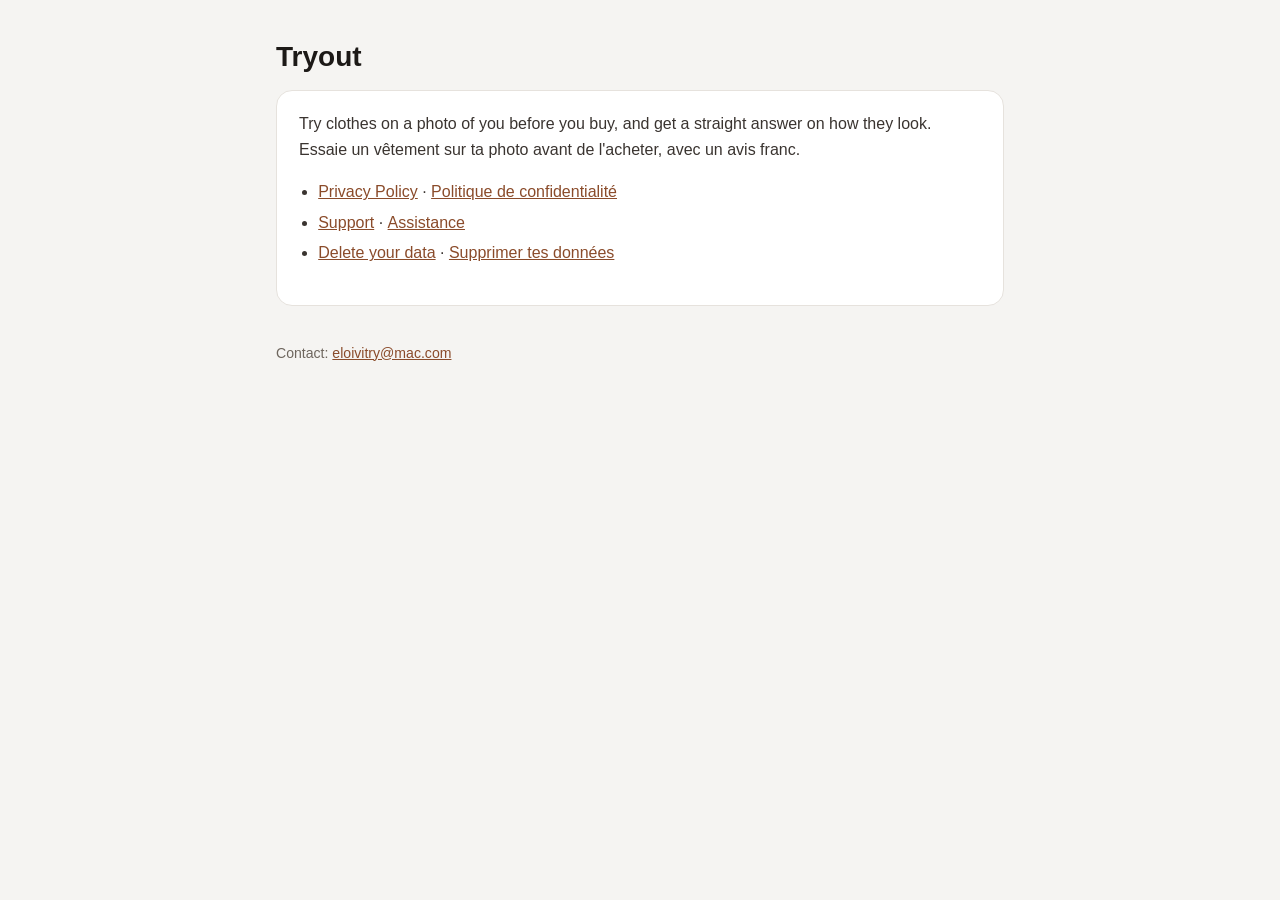
<file: index.html>
<!doctype html>
<html lang="en">
<head>
<meta charset="utf-8">
<meta name="viewport" content="width=device-width, initial-scale=1">
<title>Tryout — Tryout</title>
<link rel="stylesheet" href="style.css">
</head>
<body>
<div class="wrap">
  
  <h1>Tryout</h1>
  
  <div class="card">
  <p>Try clothes on a photo of you before you buy, and get a straight answer on how they look. <span lang="fr">Essaie un vêtement sur ta photo avant de l'acheter, avec un avis franc.</span></p>
  <ul>
    <li><a href="privacy.html">Privacy Policy</a> · <a href="privacy-fr.html" lang="fr">Politique de confidentialité</a></li>
    <li><a href="support.html">Support</a> · <a href="support-fr.html" lang="fr">Assistance</a></li>
    <li><a href="delete.html">Delete your data</a> · <a href="delete-fr.html" lang="fr">Supprimer tes données</a></li>
  </ul>
  </div>
  <footer>Contact: <a href="mailto:eloivitry@mac.com">eloivitry@mac.com</a></footer>
</div>
</body>
</html>
</file>
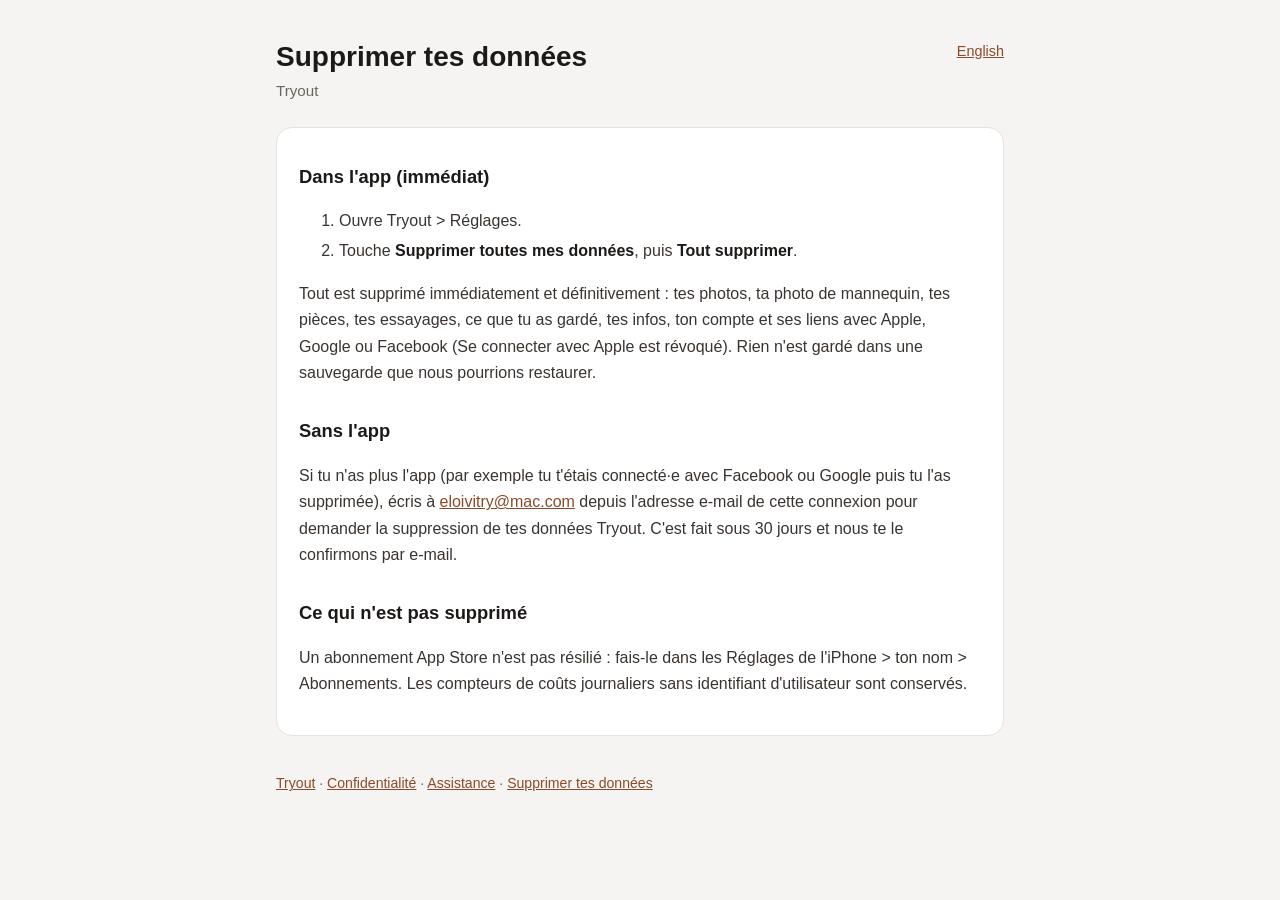
<file: delete-fr.html>
<!doctype html>
<html lang="fr">
<head>
<meta charset="utf-8">
<meta name="viewport" content="width=device-width, initial-scale=1">
<title>Supprimer tes données — Tryout</title>
<link rel="stylesheet" href="style.css">
</head>
<body>
<div class="wrap">
  <a class="lang" href="delete.html" hreflang="en">English</a>
  <h1>Supprimer tes données</h1>
  <p class="sub">Tryout</p>
  <div class="card">
  <h2>Dans l'app (immédiat)</h2>
  <ol>
    <li>Ouvre Tryout &gt; Réglages.</li>
    <li>Touche <strong>Supprimer toutes mes données</strong>, puis <strong>Tout supprimer</strong>.</li>
  </ol>
  <p>Tout est supprimé immédiatement et définitivement : tes photos, ta photo de mannequin, tes pièces, tes essayages, ce que tu as gardé, tes infos, ton compte et ses liens avec Apple, Google ou Facebook (Se connecter avec Apple est révoqué). Rien n'est gardé dans une sauvegarde que nous pourrions restaurer.</p>
  <h2>Sans l'app</h2>
  <p>Si tu n'as plus l'app (par exemple tu t'étais connecté·e avec Facebook ou Google puis tu l'as supprimée), écris à <a href="mailto:eloivitry@mac.com">eloivitry@mac.com</a> depuis l'adresse e-mail de cette connexion pour demander la suppression de tes données Tryout. C'est fait sous 30 jours et nous te le confirmons par e-mail.</p>
  <h2>Ce qui n'est pas supprimé</h2>
  <p>Un abonnement App Store n'est pas résilié : fais-le dans les Réglages de l'iPhone &gt; ton nom &gt; Abonnements. Les compteurs de coûts journaliers sans identifiant d'utilisateur sont conservés.</p>
  </div>
  <footer><a href="index.html">Tryout</a> · <a href="privacy-fr.html">Confidentialité</a> · <a href="support-fr.html">Assistance</a> · <a href="delete-fr.html">Supprimer tes données</a></footer>
</div>
</body>
</html>
</file>
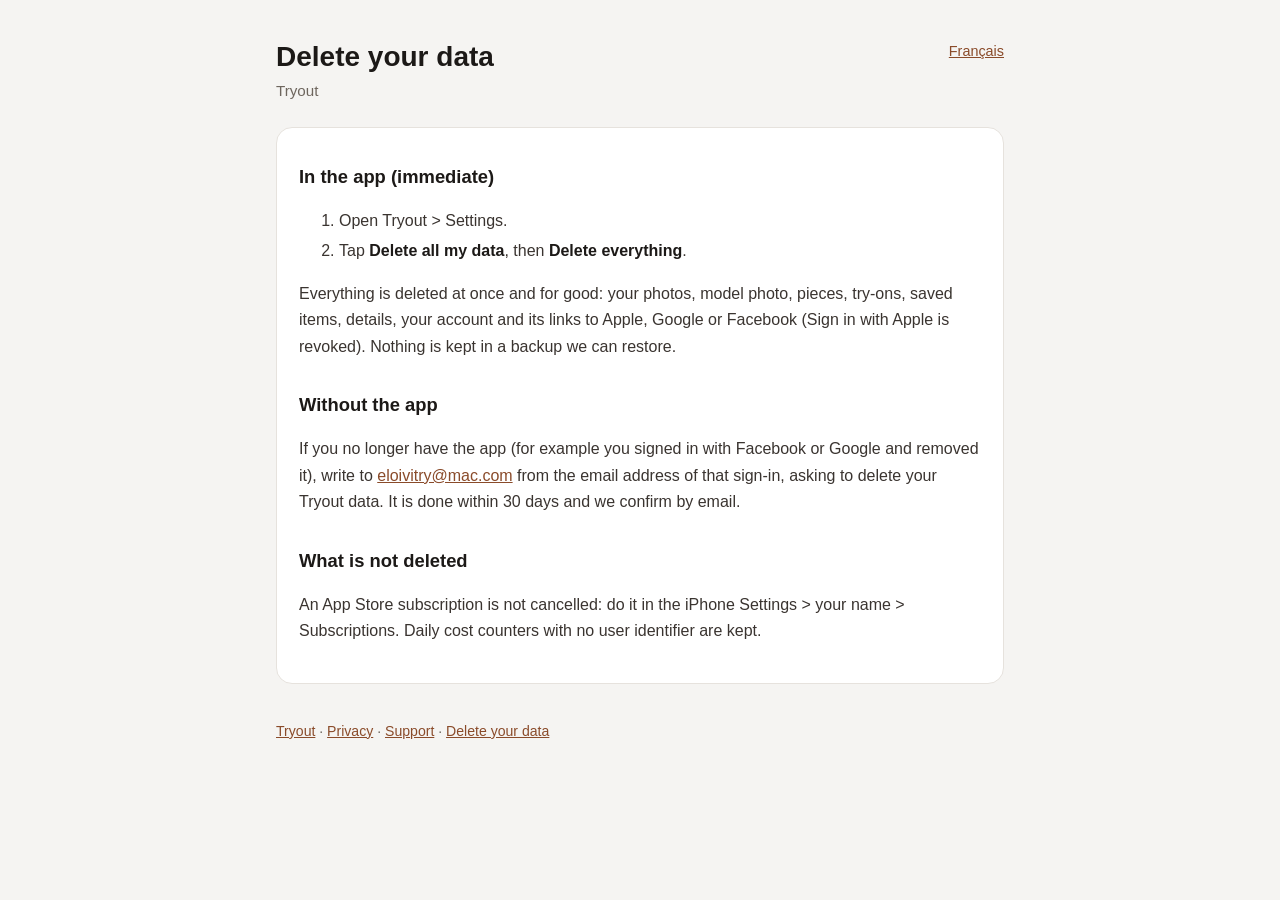
<file: delete.html>
<!doctype html>
<html lang="en">
<head>
<meta charset="utf-8">
<meta name="viewport" content="width=device-width, initial-scale=1">
<title>Delete your data — Tryout</title>
<link rel="stylesheet" href="style.css">
</head>
<body>
<div class="wrap">
  <a class="lang" href="delete-fr.html" hreflang="fr">Français</a>
  <h1>Delete your data</h1>
  <p class="sub">Tryout</p>
  <div class="card">
  <h2>In the app (immediate)</h2>
  <ol>
    <li>Open Tryout &gt; Settings.</li>
    <li>Tap <strong>Delete all my data</strong>, then <strong>Delete everything</strong>.</li>
  </ol>
  <p>Everything is deleted at once and for good: your photos, model photo, pieces, try-ons, saved items, details, your account and its links to Apple, Google or Facebook (Sign in with Apple is revoked). Nothing is kept in a backup we can restore.</p>
  <h2>Without the app</h2>
  <p>If you no longer have the app (for example you signed in with Facebook or Google and removed it), write to <a href="mailto:eloivitry@mac.com">eloivitry@mac.com</a> from the email address of that sign-in, asking to delete your Tryout data. It is done within 30 days and we confirm by email.</p>
  <h2>What is not deleted</h2>
  <p>An App Store subscription is not cancelled: do it in the iPhone Settings &gt; your name &gt; Subscriptions. Daily cost counters with no user identifier are kept.</p>
  </div>
  <footer><a href="index.html">Tryout</a> · <a href="privacy.html">Privacy</a> · <a href="support.html">Support</a> · <a href="delete.html">Delete your data</a></footer>
</div>
</body>
</html>
</file>
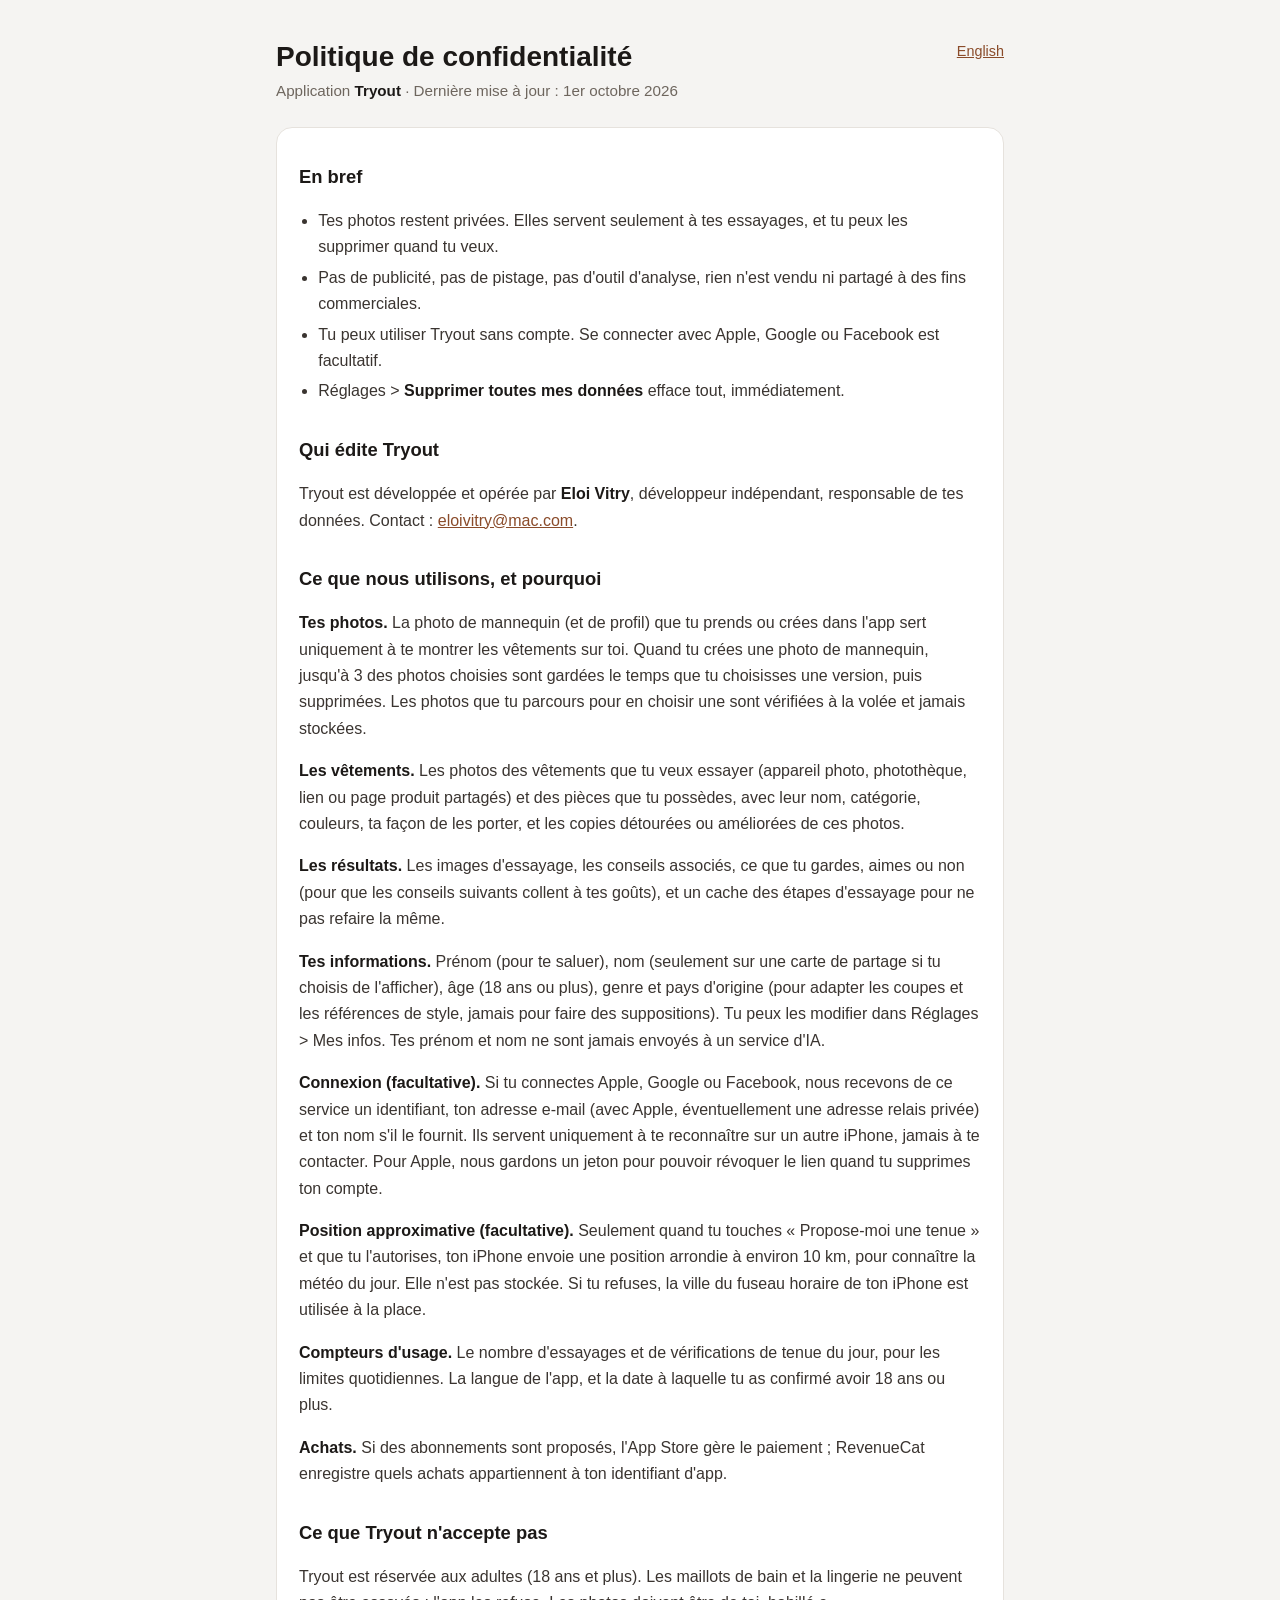
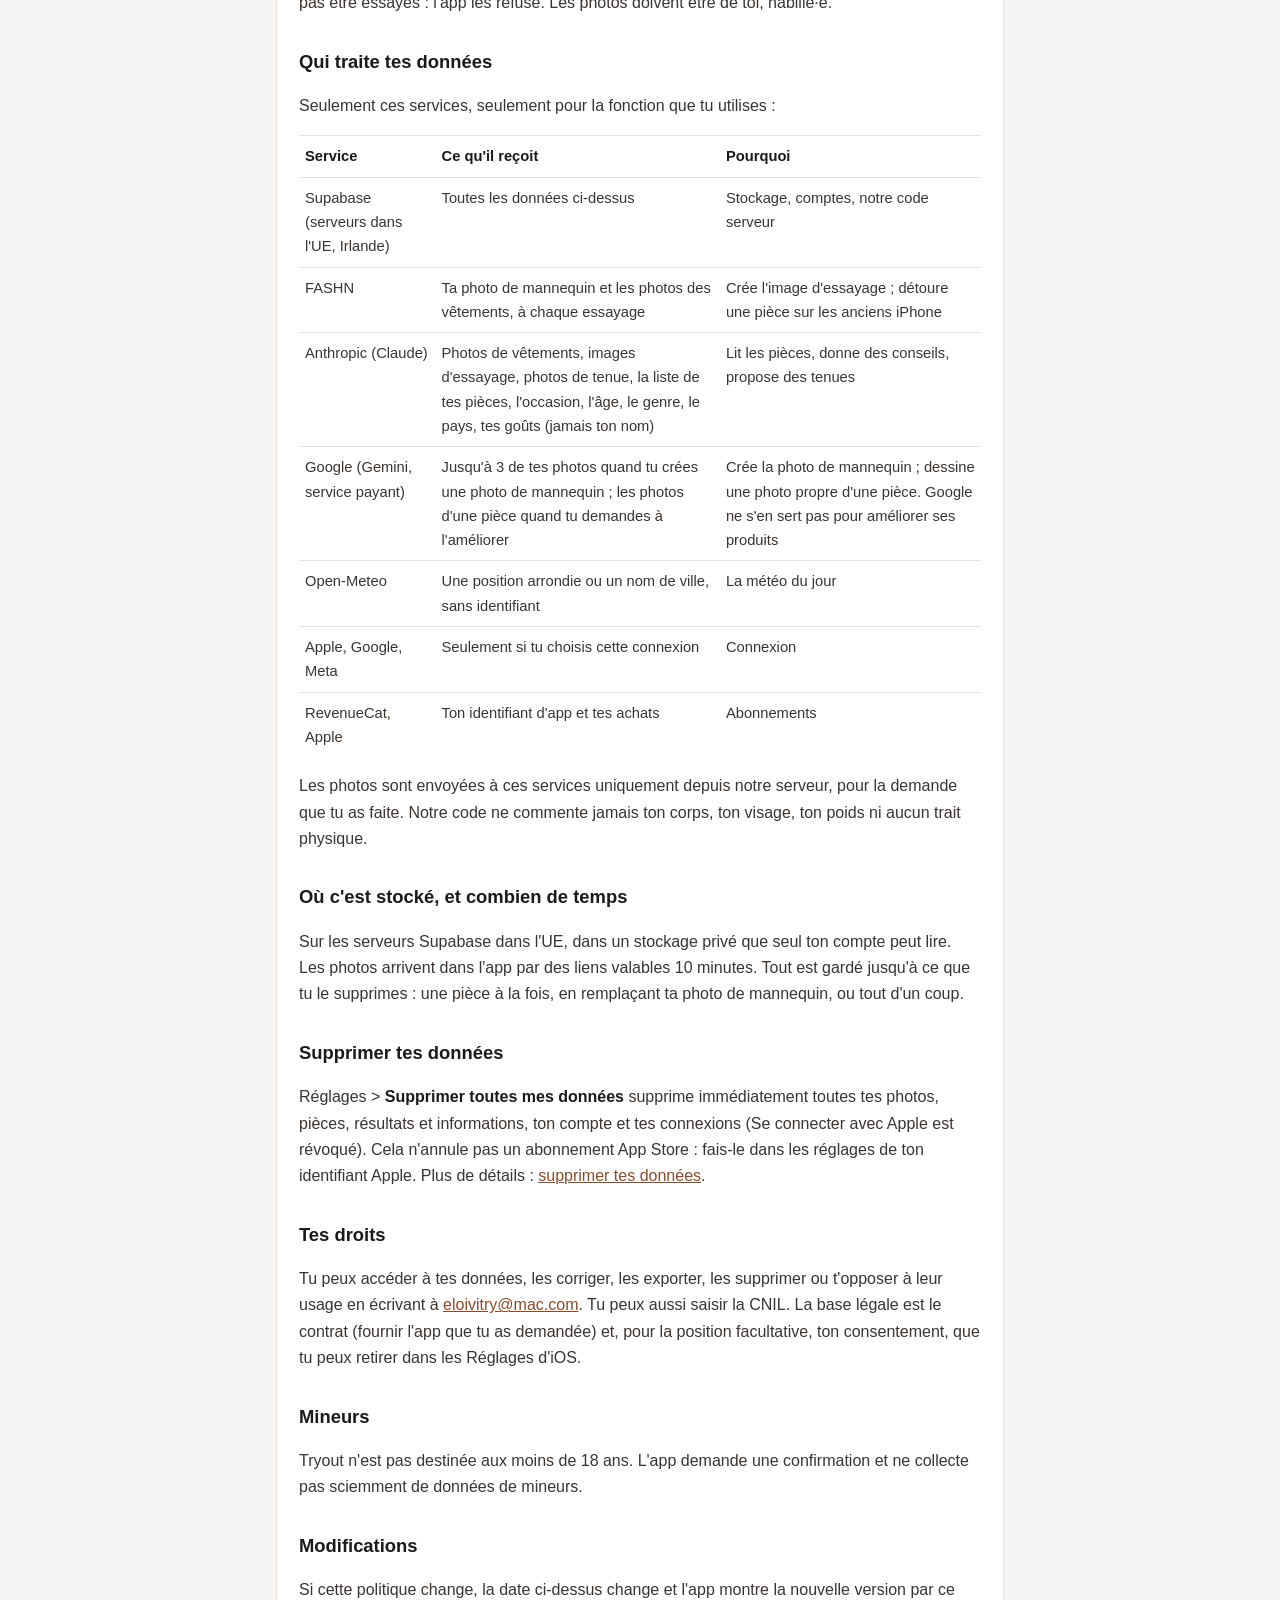
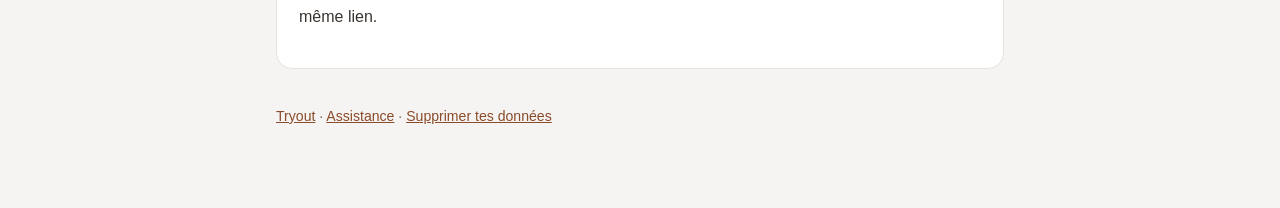
<file: privacy-fr.html>
<!doctype html>
<html lang="fr">
<head>
<meta charset="utf-8">
<meta name="viewport" content="width=device-width, initial-scale=1">
<title>Politique de confidentialité — Tryout</title>
<link rel="stylesheet" href="style.css">
</head>
<body>
<div class="wrap">
  <a class="lang" href="privacy.html" hreflang="en">English</a>
  <h1>Politique de confidentialité</h1>
  <p class="sub">Application <strong>Tryout</strong> · Dernière mise à jour : 1er octobre 2026</p>

  <div class="card">
  <h2>En bref</h2>
  <ul>
    <li>Tes photos restent privées. Elles servent seulement à tes essayages, et tu peux les supprimer quand tu veux.</li>
    <li>Pas de publicité, pas de pistage, pas d'outil d'analyse, rien n'est vendu ni partagé à des fins commerciales.</li>
    <li>Tu peux utiliser Tryout sans compte. Se connecter avec Apple, Google ou Facebook est facultatif.</li>
    <li>Réglages &gt; <strong>Supprimer toutes mes données</strong> efface tout, immédiatement.</li>
  </ul>

  <h2>Qui édite Tryout</h2>
  <p>Tryout est développée et opérée par <strong>Eloi Vitry</strong>, développeur indépendant,
  responsable de tes données. Contact : <a href="mailto:eloivitry@mac.com">eloivitry@mac.com</a>.</p>

  <h2>Ce que nous utilisons, et pourquoi</h2>
  <p><strong>Tes photos.</strong> La photo de mannequin (et de profil) que tu prends ou crées dans
  l'app sert uniquement à te montrer les vêtements sur toi. Quand tu crées une photo de mannequin,
  jusqu'à 3 des photos choisies sont gardées le temps que tu choisisses une version, puis supprimées.
  Les photos que tu parcours pour en choisir une sont vérifiées à la volée et jamais stockées.</p>
  <p><strong>Les vêtements.</strong> Les photos des vêtements que tu veux essayer (appareil photo,
  photothèque, lien ou page produit partagés) et des pièces que tu possèdes, avec leur nom,
  catégorie, couleurs, ta façon de les porter, et les copies détourées ou améliorées de ces photos.</p>
  <p><strong>Les résultats.</strong> Les images d'essayage, les conseils associés, ce que tu gardes,
  aimes ou non (pour que les conseils suivants collent à tes goûts), et un cache des étapes
  d'essayage pour ne pas refaire la même.</p>
  <p><strong>Tes informations.</strong> Prénom (pour te saluer), nom (seulement sur une carte de
  partage si tu choisis de l'afficher), âge (18 ans ou plus), genre et pays d'origine (pour adapter
  les coupes et les références de style, jamais pour faire des suppositions). Tu peux les modifier
  dans Réglages &gt; Mes infos. Tes prénom et nom ne sont jamais envoyés à un service d'IA.</p>
  <p><strong>Connexion (facultative).</strong> Si tu connectes Apple, Google ou Facebook, nous
  recevons de ce service un identifiant, ton adresse e-mail (avec Apple, éventuellement une adresse
  relais privée) et ton nom s'il le fournit. Ils servent uniquement à te reconnaître sur un autre
  iPhone, jamais à te contacter. Pour Apple, nous gardons un jeton pour pouvoir révoquer le lien
  quand tu supprimes ton compte.</p>
  <p><strong>Position approximative (facultative).</strong> Seulement quand tu touches « Propose-moi
  une tenue » et que tu l'autorises, ton iPhone envoie une position arrondie à environ 10 km, pour
  connaître la météo du jour. Elle n'est pas stockée. Si tu refuses, la ville du fuseau horaire de
  ton iPhone est utilisée à la place.</p>
  <p><strong>Compteurs d'usage.</strong> Le nombre d'essayages et de vérifications de tenue du jour,
  pour les limites quotidiennes. La langue de l'app, et la date à laquelle tu as confirmé avoir
  18 ans ou plus.</p>
  <p><strong>Achats.</strong> Si des abonnements sont proposés, l'App Store gère le paiement ;
  RevenueCat enregistre quels achats appartiennent à ton identifiant d'app.</p>

  <h2>Ce que Tryout n'accepte pas</h2>
  <p>Tryout est réservée aux adultes (18 ans et plus). Les maillots de bain et la lingerie ne
  peuvent pas être essayés : l'app les refuse. Les photos doivent être de toi, habillé·e.</p>

  <h2>Qui traite tes données</h2>
  <p>Seulement ces services, seulement pour la fonction que tu utilises :</p>
  <div class="scroll"><table>
    <tr><th>Service</th><th>Ce qu'il reçoit</th><th>Pourquoi</th></tr>
    <tr><td>Supabase (serveurs dans l'UE, Irlande)</td><td>Toutes les données ci-dessus</td><td>Stockage, comptes, notre code serveur</td></tr>
    <tr><td>FASHN</td><td>Ta photo de mannequin et les photos des vêtements, à chaque essayage</td><td>Crée l'image d'essayage ; détoure une pièce sur les anciens iPhone</td></tr>
    <tr><td>Anthropic (Claude)</td><td>Photos de vêtements, images d'essayage, photos de tenue, la liste de tes pièces, l'occasion, l'âge, le genre, le pays, tes goûts (jamais ton nom)</td><td>Lit les pièces, donne des conseils, propose des tenues</td></tr>
    <tr><td>Google (Gemini, service payant)</td><td>Jusqu'à 3 de tes photos quand tu crées une photo de mannequin ; les photos d'une pièce quand tu demandes à l'améliorer</td><td>Crée la photo de mannequin ; dessine une photo propre d'une pièce. Google ne s'en sert pas pour améliorer ses produits</td></tr>
    <tr><td>Open-Meteo</td><td>Une position arrondie ou un nom de ville, sans identifiant</td><td>La météo du jour</td></tr>
    <tr><td>Apple, Google, Meta</td><td>Seulement si tu choisis cette connexion</td><td>Connexion</td></tr>
    <tr><td>RevenueCat, Apple</td><td>Ton identifiant d'app et tes achats</td><td>Abonnements</td></tr>
  </table></div>
  <p>Les photos sont envoyées à ces services uniquement depuis notre serveur, pour la demande que tu
  as faite. Notre code ne commente jamais ton corps, ton visage, ton poids ni aucun trait
  physique.</p>

  <h2>Où c'est stocké, et combien de temps</h2>
  <p>Sur les serveurs Supabase dans l'UE, dans un stockage privé que seul ton compte peut lire. Les
  photos arrivent dans l'app par des liens valables 10 minutes. Tout est gardé jusqu'à ce que tu le
  supprimes : une pièce à la fois, en remplaçant ta photo de mannequin, ou tout d'un coup.</p>

  <h2>Supprimer tes données</h2>
  <p>Réglages &gt; <strong>Supprimer toutes mes données</strong> supprime immédiatement toutes tes
  photos, pièces, résultats et informations, ton compte et tes connexions (Se connecter avec Apple
  est révoqué). Cela n'annule pas un abonnement App Store : fais-le dans les réglages de ton
  identifiant Apple. Plus de détails : <a href="delete-fr.html">supprimer tes données</a>.</p>

  <h2>Tes droits</h2>
  <p>Tu peux accéder à tes données, les corriger, les exporter, les supprimer ou t'opposer à leur
  usage en écrivant à <a href="mailto:eloivitry@mac.com">eloivitry@mac.com</a>. Tu peux aussi
  saisir la CNIL. La base légale est le contrat (fournir l'app que tu as demandée) et, pour la
  position facultative, ton consentement, que tu peux retirer dans les Réglages d'iOS.</p>

  <h2>Mineurs</h2>
  <p>Tryout n'est pas destinée aux moins de 18 ans. L'app demande une confirmation et ne collecte
  pas sciemment de données de mineurs.</p>

  <h2>Modifications</h2>
  <p>Si cette politique change, la date ci-dessus change et l'app montre la nouvelle version par ce
  même lien.</p>
  </div>

  <footer><a href="index.html">Tryout</a> · <a href="support-fr.html">Assistance</a> · <a href="delete-fr.html">Supprimer tes données</a></footer>
</div>
</body>
</html>
</file>
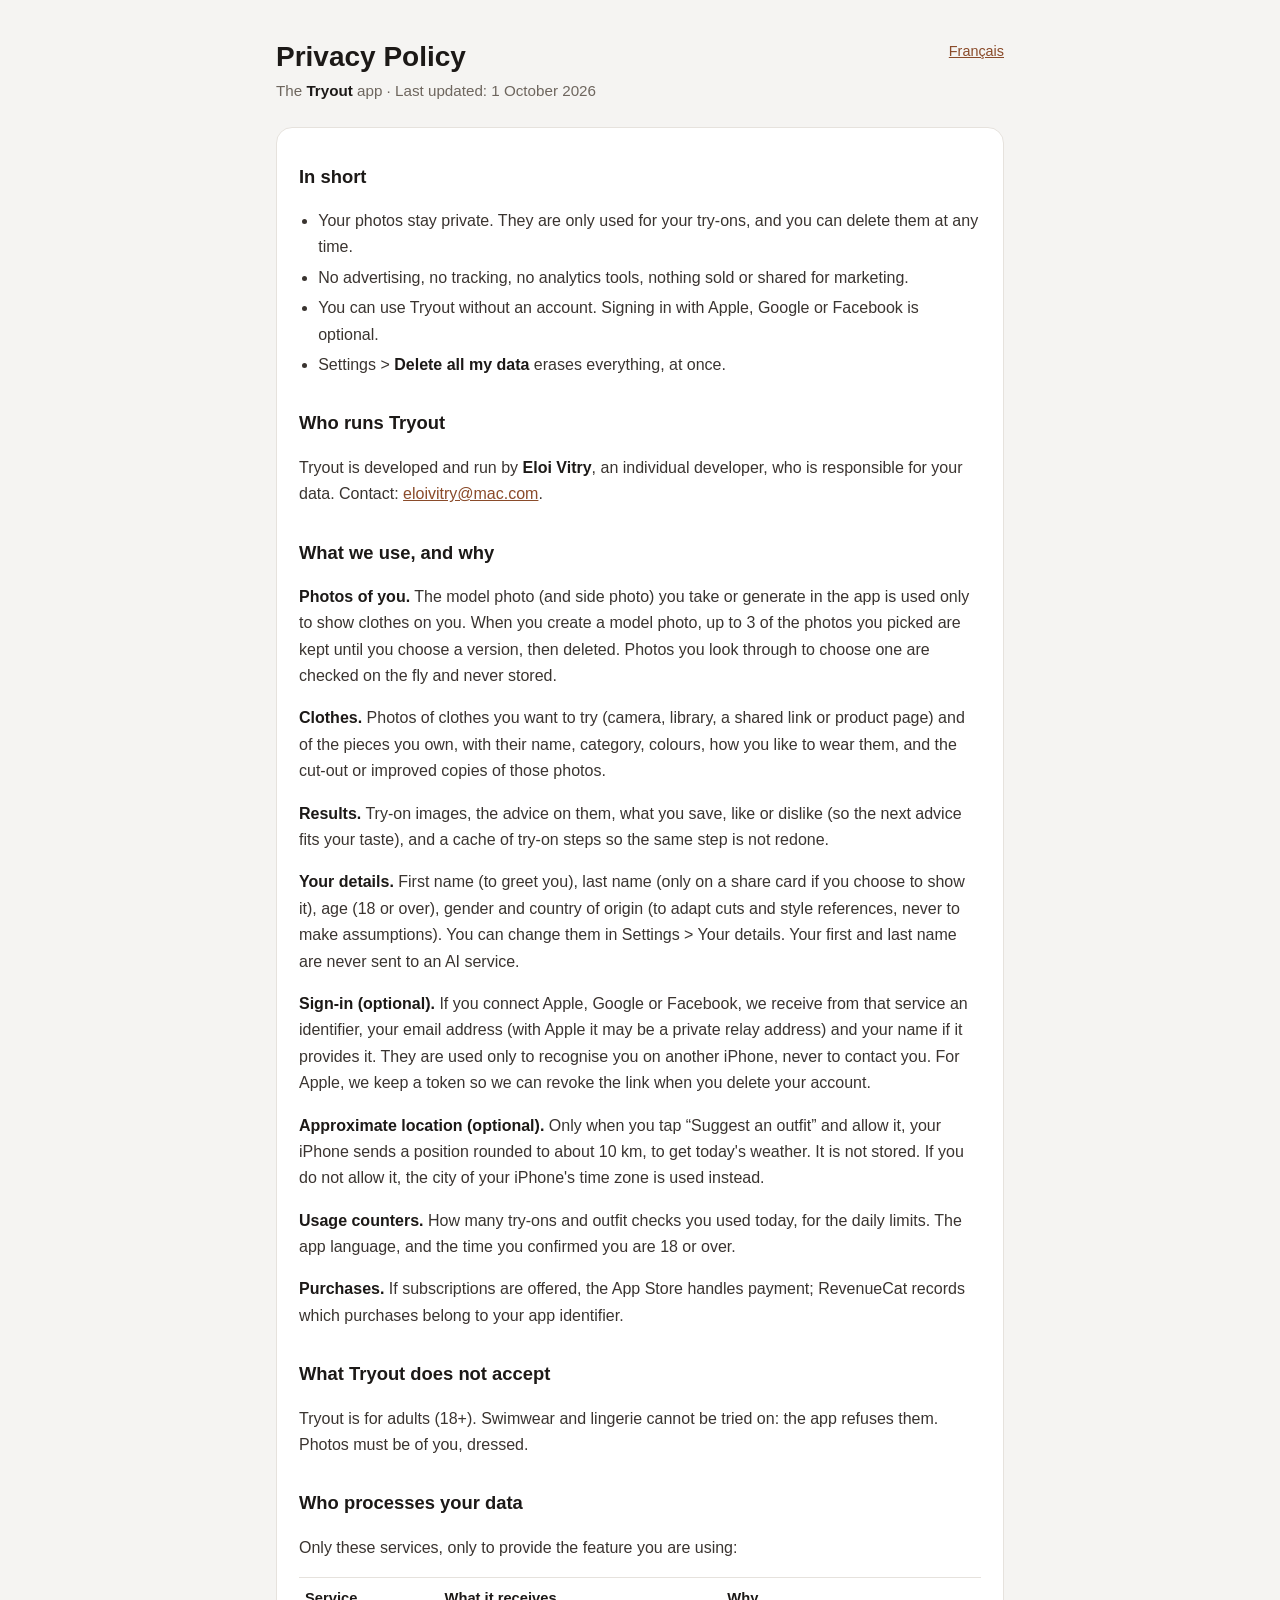
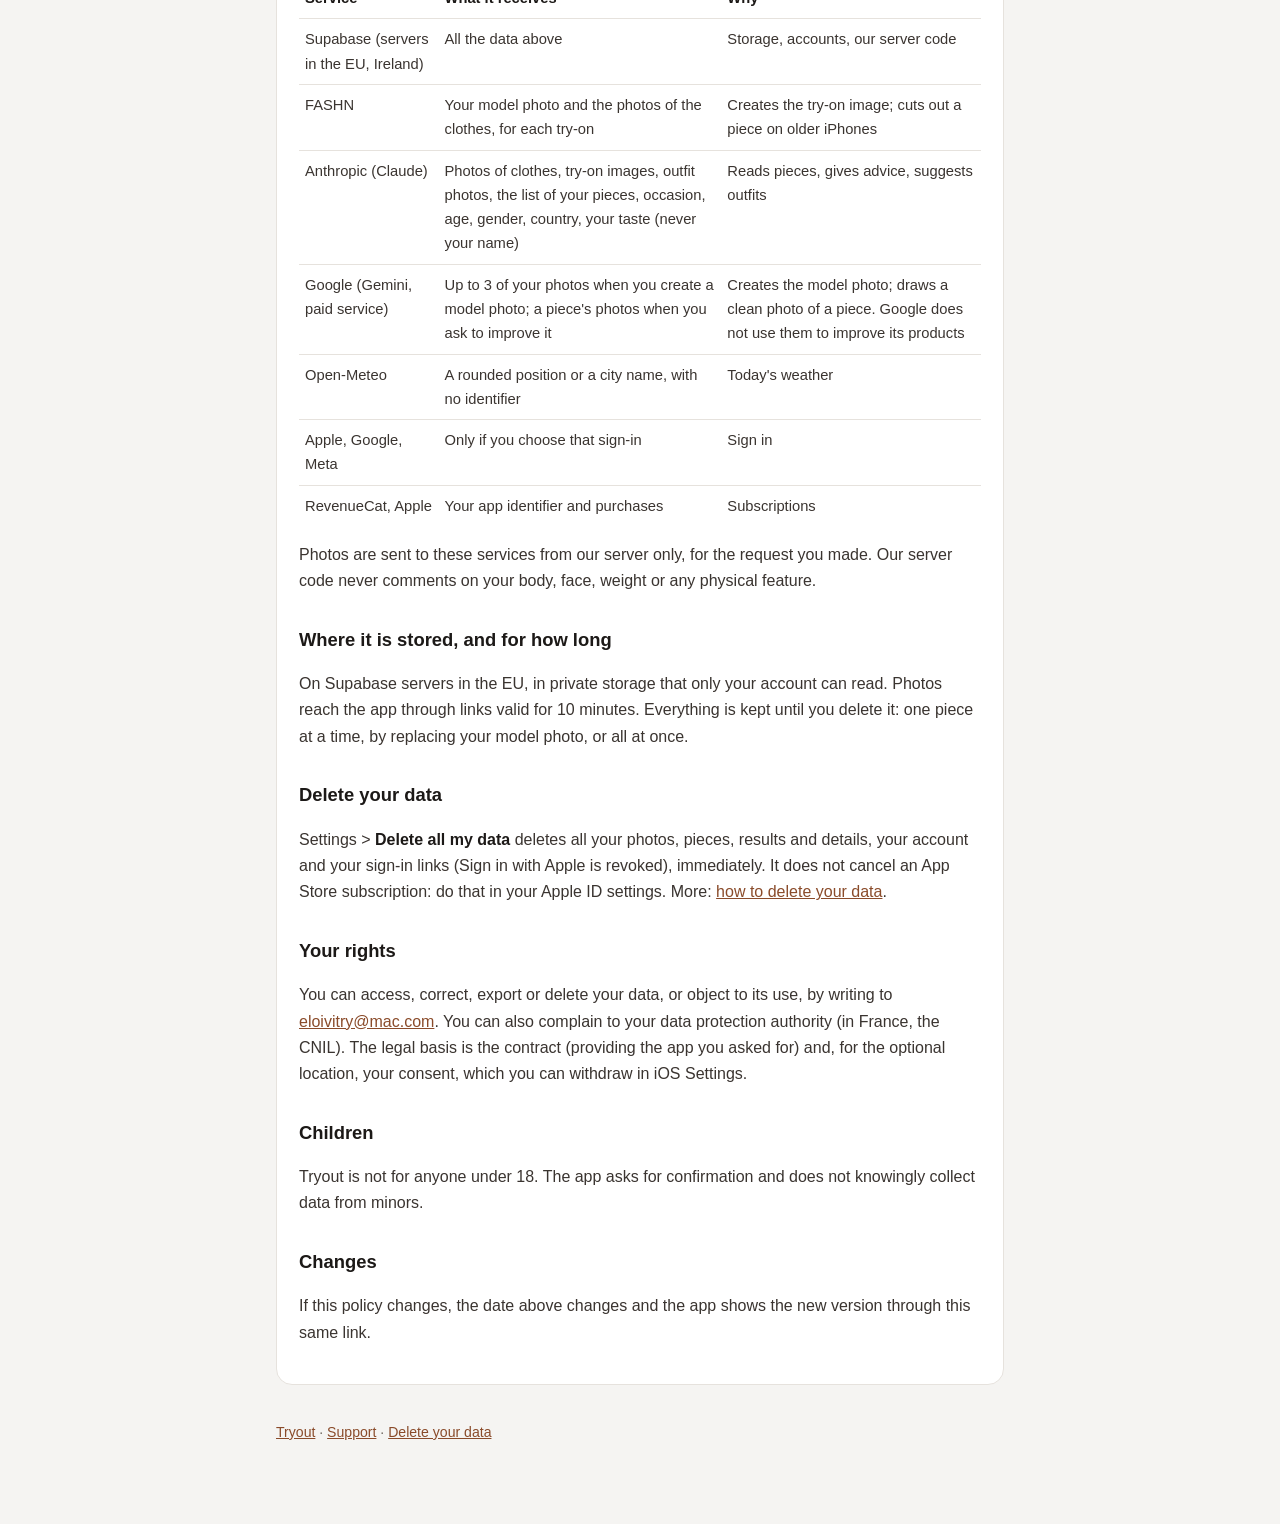
<file: privacy.html>
<!doctype html>
<html lang="en">
<head>
<meta charset="utf-8">
<meta name="viewport" content="width=device-width, initial-scale=1">
<title>Privacy Policy — Tryout</title>
<link rel="stylesheet" href="style.css">
</head>
<body>
<div class="wrap">
  <a class="lang" href="privacy-fr.html" hreflang="fr">Français</a>
  <h1>Privacy Policy</h1>
  <p class="sub">The <strong>Tryout</strong> app · Last updated: 1 October 2026</p>

  <div class="card">
  <h2>In short</h2>
  <ul>
    <li>Your photos stay private. They are only used for your try-ons, and you can delete them at any time.</li>
    <li>No advertising, no tracking, no analytics tools, nothing sold or shared for marketing.</li>
    <li>You can use Tryout without an account. Signing in with Apple, Google or Facebook is optional.</li>
    <li>Settings &gt; <strong>Delete all my data</strong> erases everything, at once.</li>
  </ul>

  <h2>Who runs Tryout</h2>
  <p>Tryout is developed and run by <strong>Eloi Vitry</strong>, an individual developer, who is
  responsible for your data. Contact: <a href="mailto:eloivitry@mac.com">eloivitry@mac.com</a>.</p>

  <h2>What we use, and why</h2>
  <p><strong>Photos of you.</strong> The model photo (and side photo) you take or generate in the
  app is used only to show clothes on you. When you create a model photo, up to 3 of the photos you
  picked are kept until you choose a version, then deleted. Photos you look through to choose one
  are checked on the fly and never stored.</p>
  <p><strong>Clothes.</strong> Photos of clothes you want to try (camera, library, a shared link or
  product page) and of the pieces you own, with their name, category, colours, how you like to wear
  them, and the cut-out or improved copies of those photos.</p>
  <p><strong>Results.</strong> Try-on images, the advice on them, what you save, like or dislike
  (so the next advice fits your taste), and a cache of try-on steps so the same step is not
  redone.</p>
  <p><strong>Your details.</strong> First name (to greet you), last name (only on a share card if
  you choose to show it), age (18 or over), gender and country of origin (to adapt cuts and style
  references, never to make assumptions). You can change them in Settings &gt; Your details. Your
  first and last name are never sent to an AI service.</p>
  <p><strong>Sign-in (optional).</strong> If you connect Apple, Google or Facebook, we receive from
  that service an identifier, your email address (with Apple it may be a private relay address) and
  your name if it provides it. They are used only to recognise you on another iPhone, never to
  contact you. For Apple, we keep a token so we can revoke the link when you delete your
  account.</p>
  <p><strong>Approximate location (optional).</strong> Only when you tap “Suggest an outfit” and
  allow it, your iPhone sends a position rounded to about 10 km, to get today's weather. It is not
  stored. If you do not allow it, the city of your iPhone's time zone is used instead.</p>
  <p><strong>Usage counters.</strong> How many try-ons and outfit checks you used today, for the
  daily limits. The app language, and the time you confirmed you are 18 or over.</p>
  <p><strong>Purchases.</strong> If subscriptions are offered, the App Store handles payment;
  RevenueCat records which purchases belong to your app identifier.</p>

  <h2>What Tryout does not accept</h2>
  <p>Tryout is for adults (18+). Swimwear and lingerie cannot be tried on: the app refuses them.
  Photos must be of you, dressed.</p>

  <h2>Who processes your data</h2>
  <p>Only these services, only to provide the feature you are using:</p>
  <div class="scroll"><table>
    <tr><th>Service</th><th>What it receives</th><th>Why</th></tr>
    <tr><td>Supabase (servers in the EU, Ireland)</td><td>All the data above</td><td>Storage, accounts, our server code</td></tr>
    <tr><td>FASHN</td><td>Your model photo and the photos of the clothes, for each try-on</td><td>Creates the try-on image; cuts out a piece on older iPhones</td></tr>
    <tr><td>Anthropic (Claude)</td><td>Photos of clothes, try-on images, outfit photos, the list of your pieces, occasion, age, gender, country, your taste (never your name)</td><td>Reads pieces, gives advice, suggests outfits</td></tr>
    <tr><td>Google (Gemini, paid service)</td><td>Up to 3 of your photos when you create a model photo; a piece's photos when you ask to improve it</td><td>Creates the model photo; draws a clean photo of a piece. Google does not use them to improve its products</td></tr>
    <tr><td>Open-Meteo</td><td>A rounded position or a city name, with no identifier</td><td>Today's weather</td></tr>
    <tr><td>Apple, Google, Meta</td><td>Only if you choose that sign-in</td><td>Sign in</td></tr>
    <tr><td>RevenueCat, Apple</td><td>Your app identifier and purchases</td><td>Subscriptions</td></tr>
  </table></div>
  <p>Photos are sent to these services from our server only, for the request you made. Our server
  code never comments on your body, face, weight or any physical feature.</p>

  <h2>Where it is stored, and for how long</h2>
  <p>On Supabase servers in the EU, in private storage that only your account can read. Photos reach
  the app through links valid for 10 minutes. Everything is kept until you delete it: one piece at a
  time, by replacing your model photo, or all at once.</p>

  <h2>Delete your data</h2>
  <p>Settings &gt; <strong>Delete all my data</strong> deletes all your photos, pieces, results and
  details, your account and your sign-in links (Sign in with Apple is revoked), immediately. It does
  not cancel an App Store subscription: do that in your Apple ID settings. More:
  <a href="delete.html">how to delete your data</a>.</p>

  <h2>Your rights</h2>
  <p>You can access, correct, export or delete your data, or object to its use, by writing to
  <a href="mailto:eloivitry@mac.com">eloivitry@mac.com</a>. You can also complain to your data
  protection authority (in France, the CNIL). The legal basis is the contract (providing the app you
  asked for) and, for the optional location, your consent, which you can withdraw in iOS Settings.</p>

  <h2>Children</h2>
  <p>Tryout is not for anyone under 18. The app asks for confirmation and does not knowingly
  collect data from minors.</p>

  <h2>Changes</h2>
  <p>If this policy changes, the date above changes and the app shows the new version through this
  same link.</p>
  </div>

  <footer><a href="index.html">Tryout</a> · <a href="support.html">Support</a> · <a href="delete.html">Delete your data</a></footer>
</div>
</body>
</html>
</file>
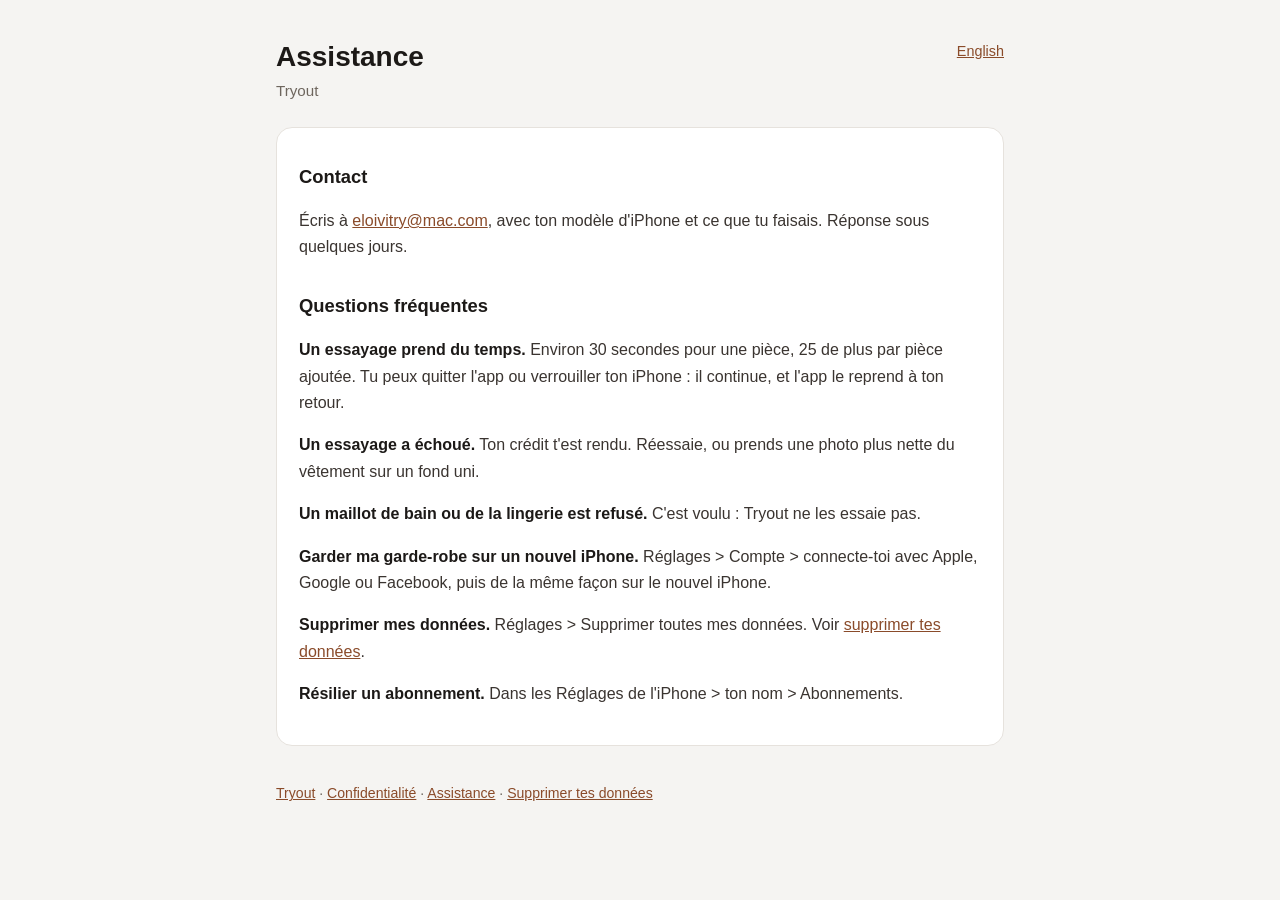
<file: support-fr.html>
<!doctype html>
<html lang="fr">
<head>
<meta charset="utf-8">
<meta name="viewport" content="width=device-width, initial-scale=1">
<title>Assistance — Tryout</title>
<link rel="stylesheet" href="style.css">
</head>
<body>
<div class="wrap">
  <a class="lang" href="support.html" hreflang="en">English</a>
  <h1>Assistance</h1>
  <p class="sub">Tryout</p>
  <div class="card">
  <h2>Contact</h2>
  <p>Écris à <a href="mailto:eloivitry@mac.com">eloivitry@mac.com</a>, avec ton modèle d'iPhone et ce que tu faisais. Réponse sous quelques jours.</p>
  <h2>Questions fréquentes</h2>
  <p><strong>Un essayage prend du temps.</strong> Environ 30 secondes pour une pièce, 25 de plus par pièce ajoutée. Tu peux quitter l'app ou verrouiller ton iPhone : il continue, et l'app le reprend à ton retour.</p>
  <p><strong>Un essayage a échoué.</strong> Ton crédit t'est rendu. Réessaie, ou prends une photo plus nette du vêtement sur un fond uni.</p>
  <p><strong>Un maillot de bain ou de la lingerie est refusé.</strong> C'est voulu : Tryout ne les essaie pas.</p>
  <p><strong>Garder ma garde-robe sur un nouvel iPhone.</strong> Réglages &gt; Compte &gt; connecte-toi avec Apple, Google ou Facebook, puis de la même façon sur le nouvel iPhone.</p>
  <p><strong>Supprimer mes données.</strong> Réglages &gt; Supprimer toutes mes données. Voir <a href="delete-fr.html">supprimer tes données</a>.</p>
  <p><strong>Résilier un abonnement.</strong> Dans les Réglages de l'iPhone &gt; ton nom &gt; Abonnements.</p>
  </div>
  <footer><a href="index.html">Tryout</a> · <a href="privacy-fr.html">Confidentialité</a> · <a href="support-fr.html">Assistance</a> · <a href="delete-fr.html">Supprimer tes données</a></footer>
</div>
</body>
</html>
</file>
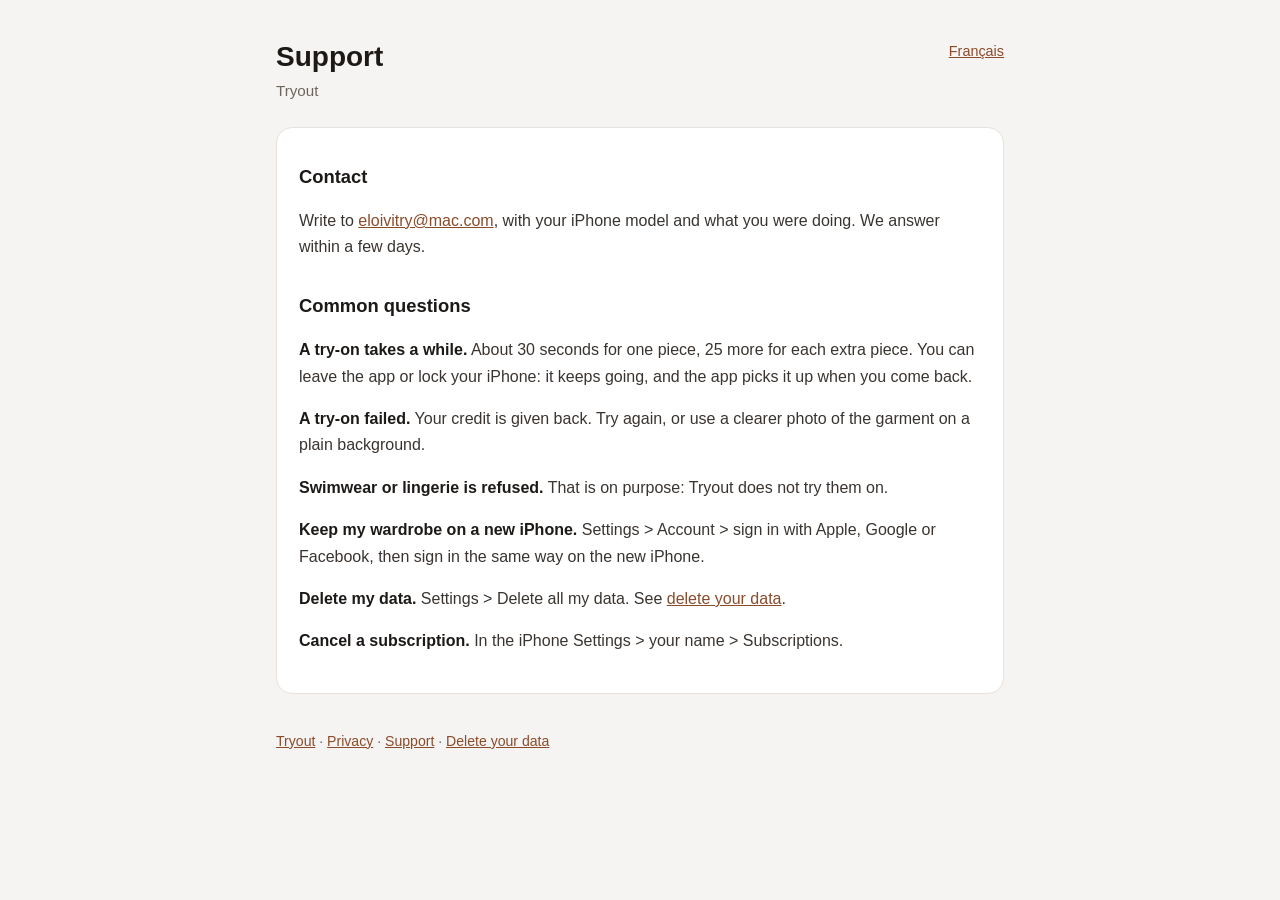
<file: support.html>
<!doctype html>
<html lang="en">
<head>
<meta charset="utf-8">
<meta name="viewport" content="width=device-width, initial-scale=1">
<title>Support — Tryout</title>
<link rel="stylesheet" href="style.css">
</head>
<body>
<div class="wrap">
  <a class="lang" href="support-fr.html" hreflang="fr">Français</a>
  <h1>Support</h1>
  <p class="sub">Tryout</p>
  <div class="card">
  <h2>Contact</h2>
  <p>Write to <a href="mailto:eloivitry@mac.com">eloivitry@mac.com</a>, with your iPhone model and what you were doing. We answer within a few days.</p>
  <h2>Common questions</h2>
  <p><strong>A try-on takes a while.</strong> About 30 seconds for one piece, 25 more for each extra piece. You can leave the app or lock your iPhone: it keeps going, and the app picks it up when you come back.</p>
  <p><strong>A try-on failed.</strong> Your credit is given back. Try again, or use a clearer photo of the garment on a plain background.</p>
  <p><strong>Swimwear or lingerie is refused.</strong> That is on purpose: Tryout does not try them on.</p>
  <p><strong>Keep my wardrobe on a new iPhone.</strong> Settings &gt; Account &gt; sign in with Apple, Google or Facebook, then sign in the same way on the new iPhone.</p>
  <p><strong>Delete my data.</strong> Settings &gt; Delete all my data. See <a href="delete.html">delete your data</a>.</p>
  <p><strong>Cancel a subscription.</strong> In the iPhone Settings &gt; your name &gt; Subscriptions.</p>
  </div>
  <footer><a href="index.html">Tryout</a> · <a href="privacy.html">Privacy</a> · <a href="support.html">Support</a> · <a href="delete.html">Delete your data</a></footer>
</div>
</body>
</html>
</file>
<file: style.css>
:root{color-scheme:light dark;--bg:#F5F4F2;--card:#FFFFFF;--line:#E6E2DD;--ink:#1C1917;--text:#3A3430;--mute:#6E665E;--link:#8A4B2A}
@media (prefers-color-scheme:dark){:root{--bg:#1D1916;--card:#26211E;--line:#3A332E;--ink:#F3F2F2;--text:#D9D3CD;--mute:#B9B3AC;--link:#E5A27C}}
*{box-sizing:border-box}
body{margin:0;background:var(--bg);color:var(--text);font:16px/1.65 -apple-system,BlinkMacSystemFont,"Segoe UI",Roboto,Helvetica,Arial,sans-serif}
.wrap{max-width:760px;margin:0 auto;padding:40px 16px 80px}
h1{color:var(--ink);font-size:1.75rem;line-height:1.2;margin:0 0 4px}
.sub{color:var(--mute);margin:0 0 24px;font-size:.95rem}
.lang{float:right;font-size:.9rem}
h2{color:var(--ink);font-size:1.15rem;margin:30px 0 8px}
strong{color:var(--ink)}
a{color:var(--link)}
ul{padding-left:1.2em}li{margin:4px 0}
.card{background:var(--card);border:1px solid var(--line);border-radius:16px;padding:4px 22px 22px;margin-top:16px}
table{width:100%;border-collapse:collapse;font-size:.92rem}th,td{text-align:left;vertical-align:top;padding:8px 6px;border-top:1px solid var(--line)}th{color:var(--ink)}
.scroll{overflow-x:auto}
footer{margin-top:36px;color:var(--mute);font-size:.88rem}
</file>
